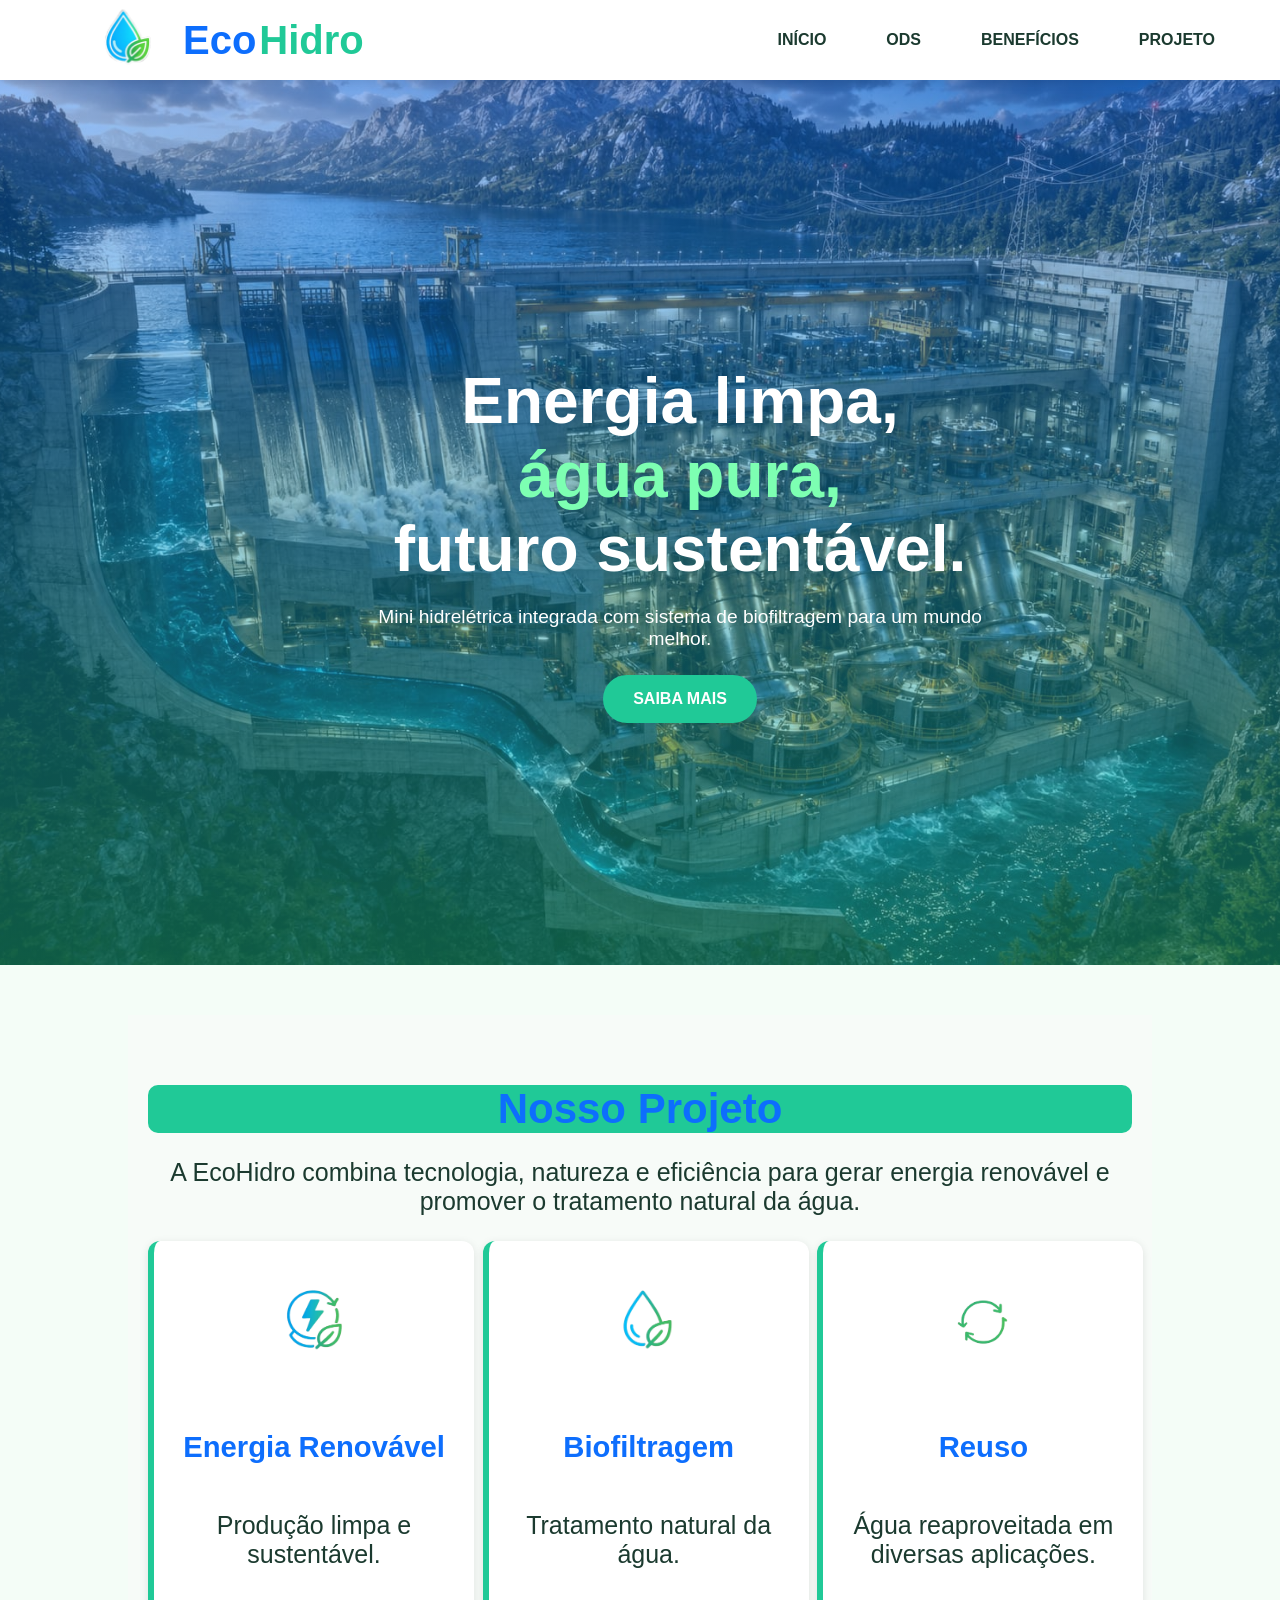
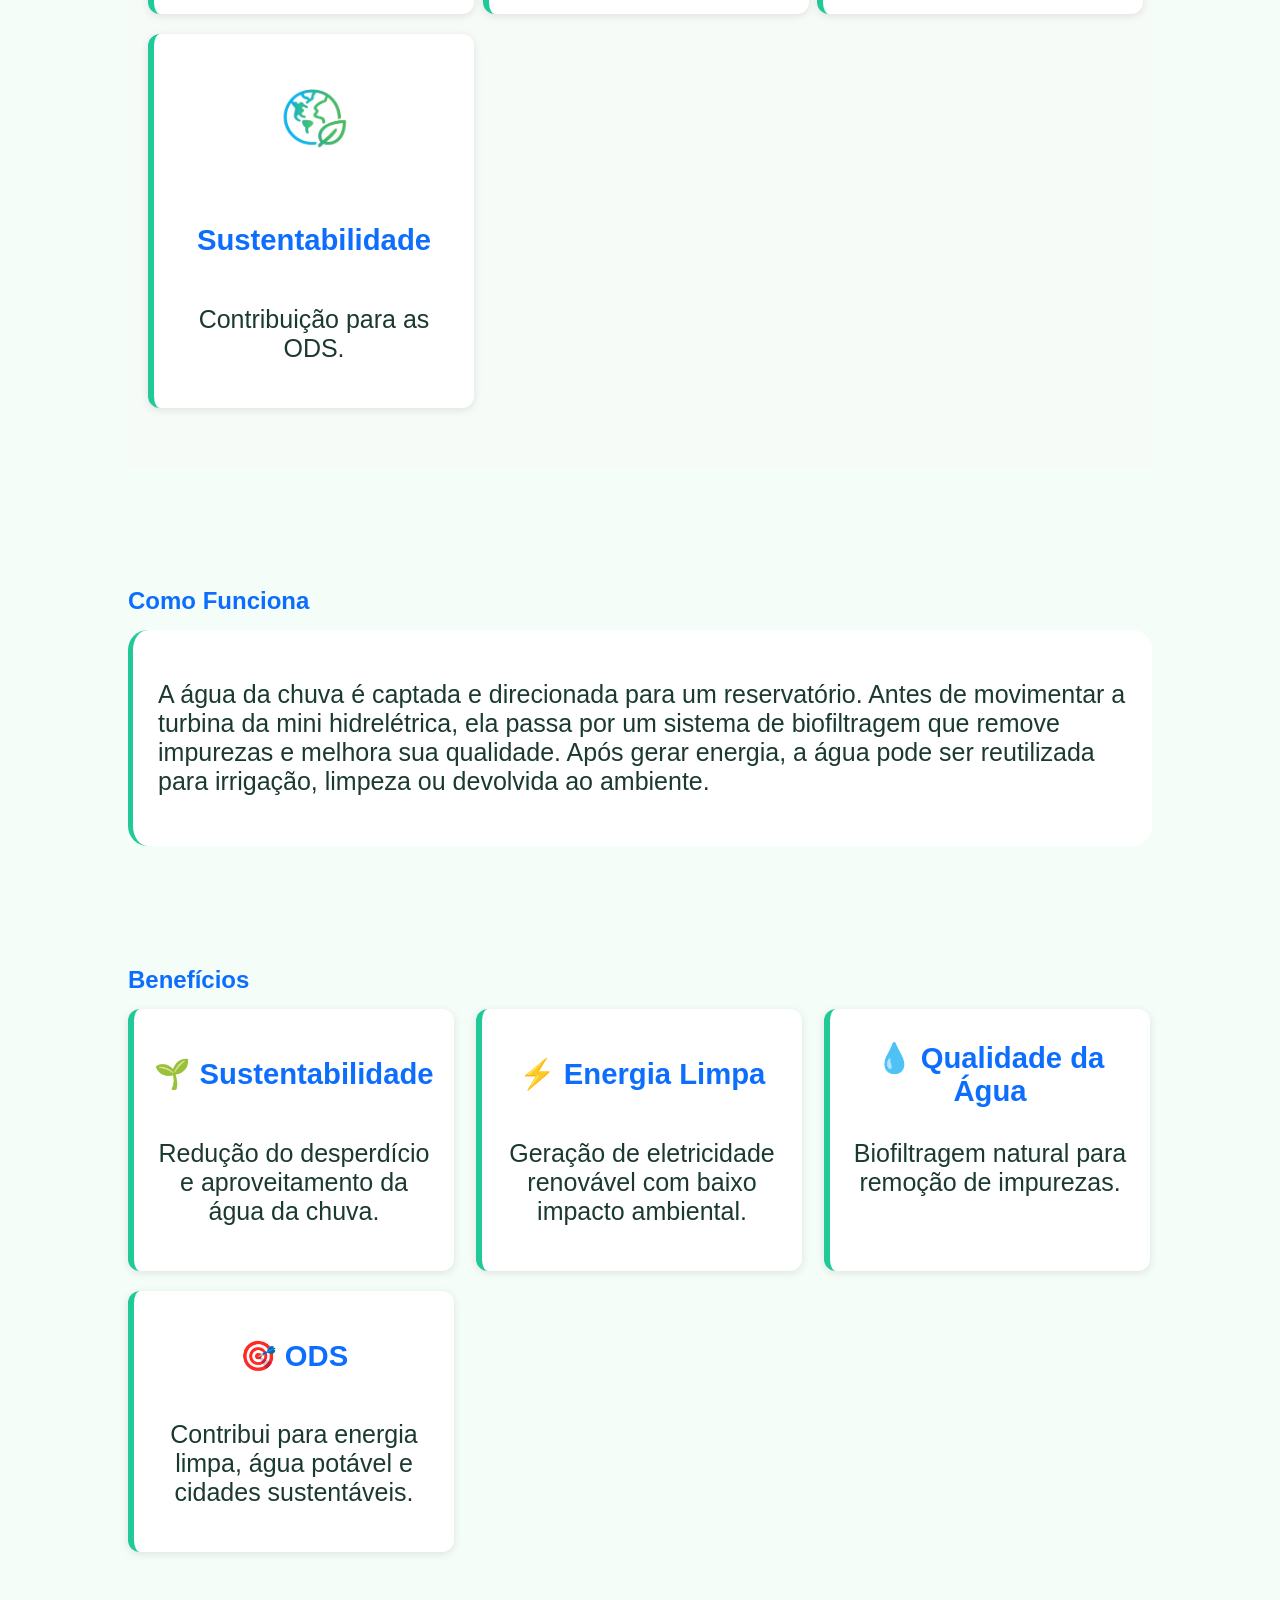
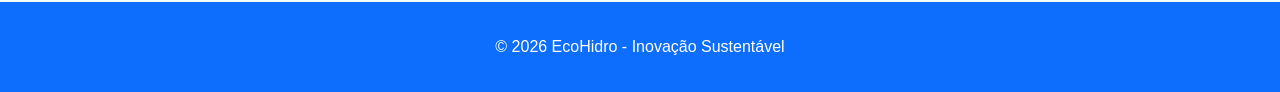
<file: index.html>
<!DOCTYPE html>
<html lang="pt-BR">
<head>
<meta charset="UTF-8">
<meta name="viewport" content="width=device-width, initial-scale=1.0">
<title>EcoHidro - Mini Hidrelétrica com Biofiltragem</title>
<link rel="stylesheet" href="index.css">





</head>

<body>
<nav class="navbar">
    <div class="logo">
        <img src="IMAGENS/Logo-removebg-preview.png" alt="EcoHidro">
        Eco<span>Hidro</span>
    </div>

    <ul>
        <li><a href="index.html">INÍCIO</a></li>
        <li><a href="ODS.html">ODS</a></li>
        <li><a href="#beneficios">BENEFÍCIOS</a></li>
        <li><a href="projeto.html">PROJETO</a></li>
      
    </ul>
</nav>

    <header class="hero">
    <div class="overlay">
       <h1>
            Energia limpa,<br>
            <span>água pura,</span><br>
            futuro sustentável.
        </h1>

        <p>
            Mini hidrelétrica integrada com sistema
            de biofiltragem para um mundo melhor.
        </p>

        <a href="projeto.html" class="btn">
            SAIBA MAIS
        </a>

    
    </div>

</header>



<section class="projeto">
<div class="projeto1">
    <h2>Nosso Projeto</h2>

    <p>
        A EcoHidro combina tecnologia,
        natureza e eficiência para gerar
        energia renovável e promover o
        tratamento natural da água.
    </p>

    <div class="beneficios">

        <div class="beneficio">
            <img src="IMAGENS/Energia.png" class="icone">
            <h3> Energia Renovável</h3>
            <p>Produção limpa e sustentável.</p>
        </div>

        <div class="beneficio">
            <img src="IMAGENS/Natural.png" class="icone">
            <h3> Biofiltragem</h3>
            <p>Tratamento natural da água.</p>
        </div>

        <div class="beneficio">
            <img src="IMAGENS/Reuso.png" class="icone">
            <h3>Reuso</h3>
            <p>Água reaproveitada em diversas aplicações.</p>
        </div>

        <div class="beneficio">
            <img src="IMAGENS/Sustentabilidade.png" class="icone">
            <h3> Sustentabilidade</h3>
            <p>Contribuição para as ODS.</p>
        </div>

    </div>

</section>

<section id="funcionamento">
    <h2>Como Funciona</h2>
    <div class="card">
        <p>
            A água da chuva é captada e direcionada para um reservatório.
            Antes de movimentar a turbina da mini hidrelétrica, ela passa
            por um sistema de biofiltragem que remove impurezas e melhora
            sua qualidade. Após gerar energia, a água pode ser reutilizada
            para irrigação, limpeza ou devolvida ao ambiente.
        </p>
    </div>
</section>

<section id="beneficios">
    <h2>Benefícios</h2>

    <div class="beneficios">
        <div class="beneficio">
            <h3>🌱 Sustentabilidade</h3>
            <p>Redução do desperdício e aproveitamento da água da chuva.</p>
        </div>

        <div class="beneficio">
            <h3>⚡ Energia Limpa</h3>
            <p>Geração de eletricidade renovável com baixo impacto ambiental.</p>
        </div>

        <div class="beneficio">
            <h3>💧 Qualidade da Água</h3>
            <p>Biofiltragem natural para remoção de impurezas.</p>
        </div>

        <div class="beneficio">
            <h3>🎯 ODS</h3>
            <p>Contribui para energia limpa, água potável e cidades sustentáveis.</p>
        </div>
    </div>
</section>

<footer>
    <p>© 2026 EcoHidro - Inovação Sustentável</p>
</footer>

</body>
</html>
</file>
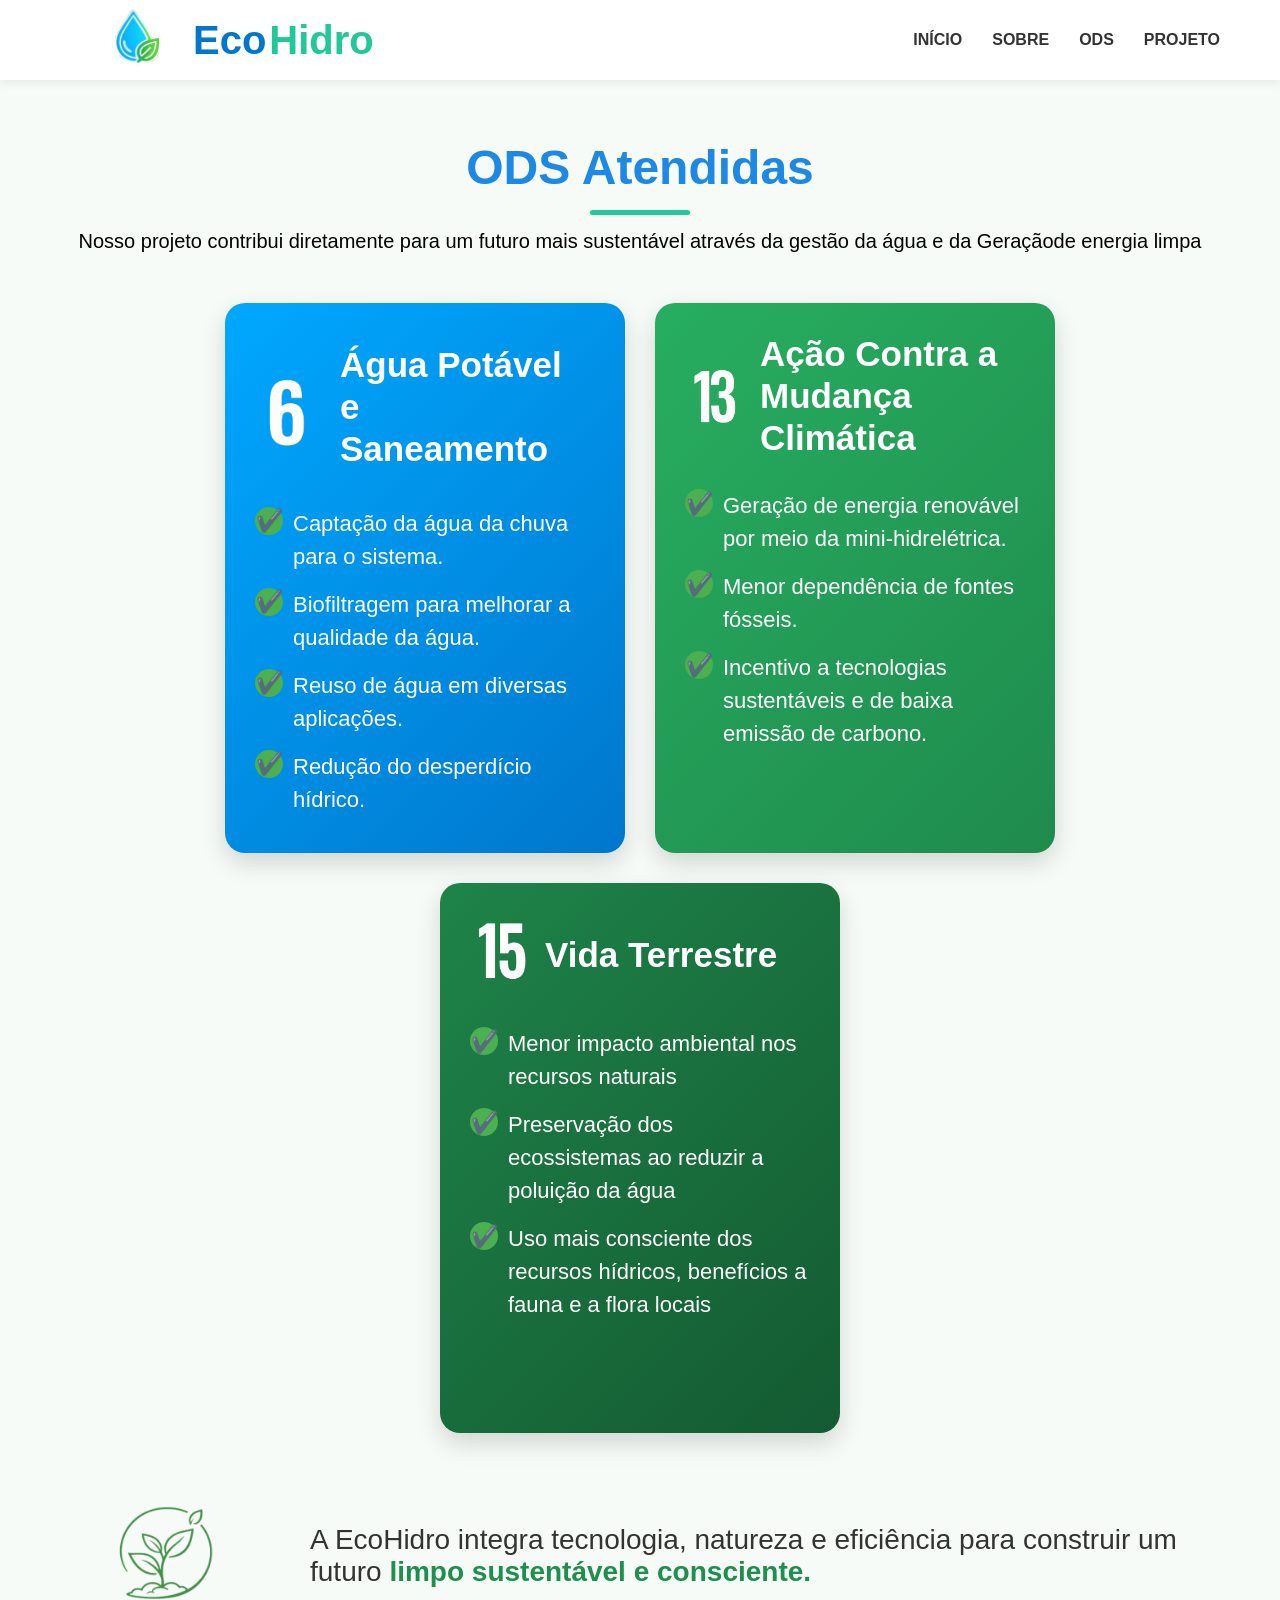
<file: ODS.html>
<!DOCTYPE html>
<html lang="pt-BR">
<head>
    <meta charset="UTF-8">
    <meta name="viewport" content="width=device-width, initial-scale=1.0">
    <title>ODS</title>

    <link rel="stylesheet" href="ODS.css">
</head>
<body>
     <nav class="navbar">
        <div class="logo">
            <img src="IMAGENS/Logo-removebg-preview.png" alt="EcoHidro">
            Eco<span>Hidro</span>
        </div>

        <ul>
            <li><a href="index.html">INÍCIO</a></li>
            <li><a href="index.html#sobre">SOBRE</a></li>
            <li><a href="index.html#ODS">ODS</a></li>
            <li><a href="projeto.html">PROJETO</a></li>
            
        </ul>
    </nav>


<section class="ods">
    <h2>ODS Atendidas</h2>
    <p class="subtitulo">Nosso projeto contribui diretamente para um futuro mais sustentável através da gestão da água e da Geraçãode energia limpa</p>

    <div class="ods-container">

        <div class="ods-card ods6">
             
             <div class="ods-topo">
                <img src="IMAGENS/seis-removebg-preview.png" class="numeros" >
             <h3>  Água Potável e Saneamento</h3>
              <hr class="linha-card">
             </div>
            <ul>
                <li>Captação da água da chuva para o sistema.</li>
                <li>Biofiltragem para melhorar a qualidade da água.</li>
                <li>Reuso de água em diversas aplicações.</li>
                <li>Redução do desperdício hídrico.</li>
            </ul>
        </div>

        <div class="ods-card ods13">
            <div class="cabecalho-ods">
            <img src="IMAGENS/treze-removebg-preview.png" class="numeros">
             <h3>Ação Contra a Mudança Climática</h3>
              <hr class="linha-card">
           </div>
            
            <ul>
                <li>Geração de energia renovável por meio da mini-hidrelétrica.</li>
                <li>Menor dependência de fontes fósseis.</li>
                <li>Incentivo a tecnologias sustentáveis e de baixa emissão de carbono.</li>
            </ul>  
              
</div>

        <div class="ods-card ods15">
            <div class="cabecalho-ods">
                <img src="IMAGENS/quinze-removebg-preview.png" class="numeros">
            <h3> Vida Terrestre</h3>
            <hr class="linha-card">
           </div>

            <ul>
                <li> Menor impacto ambiental nos recursos naturais</li>
                <li>Preservação dos ecossistemas ao reduzir a poluição da água</li>
                <li>Uso mais consciente dos recursos hídricos, benefícios a fauna e a flora locais</li>
            </ul>
        </div>

    </div>
    <div class="legenda-ods">
        <img src="IMAGENS/planta-removebg-preview.png" class="planta">
        <p>
            A EcoHidro integra tecnologia, natureza e eficiência para construir um futuro <span>limpo sustentável e consciente.</span>
        </p>
    </div>
</section>
</body>
</file>
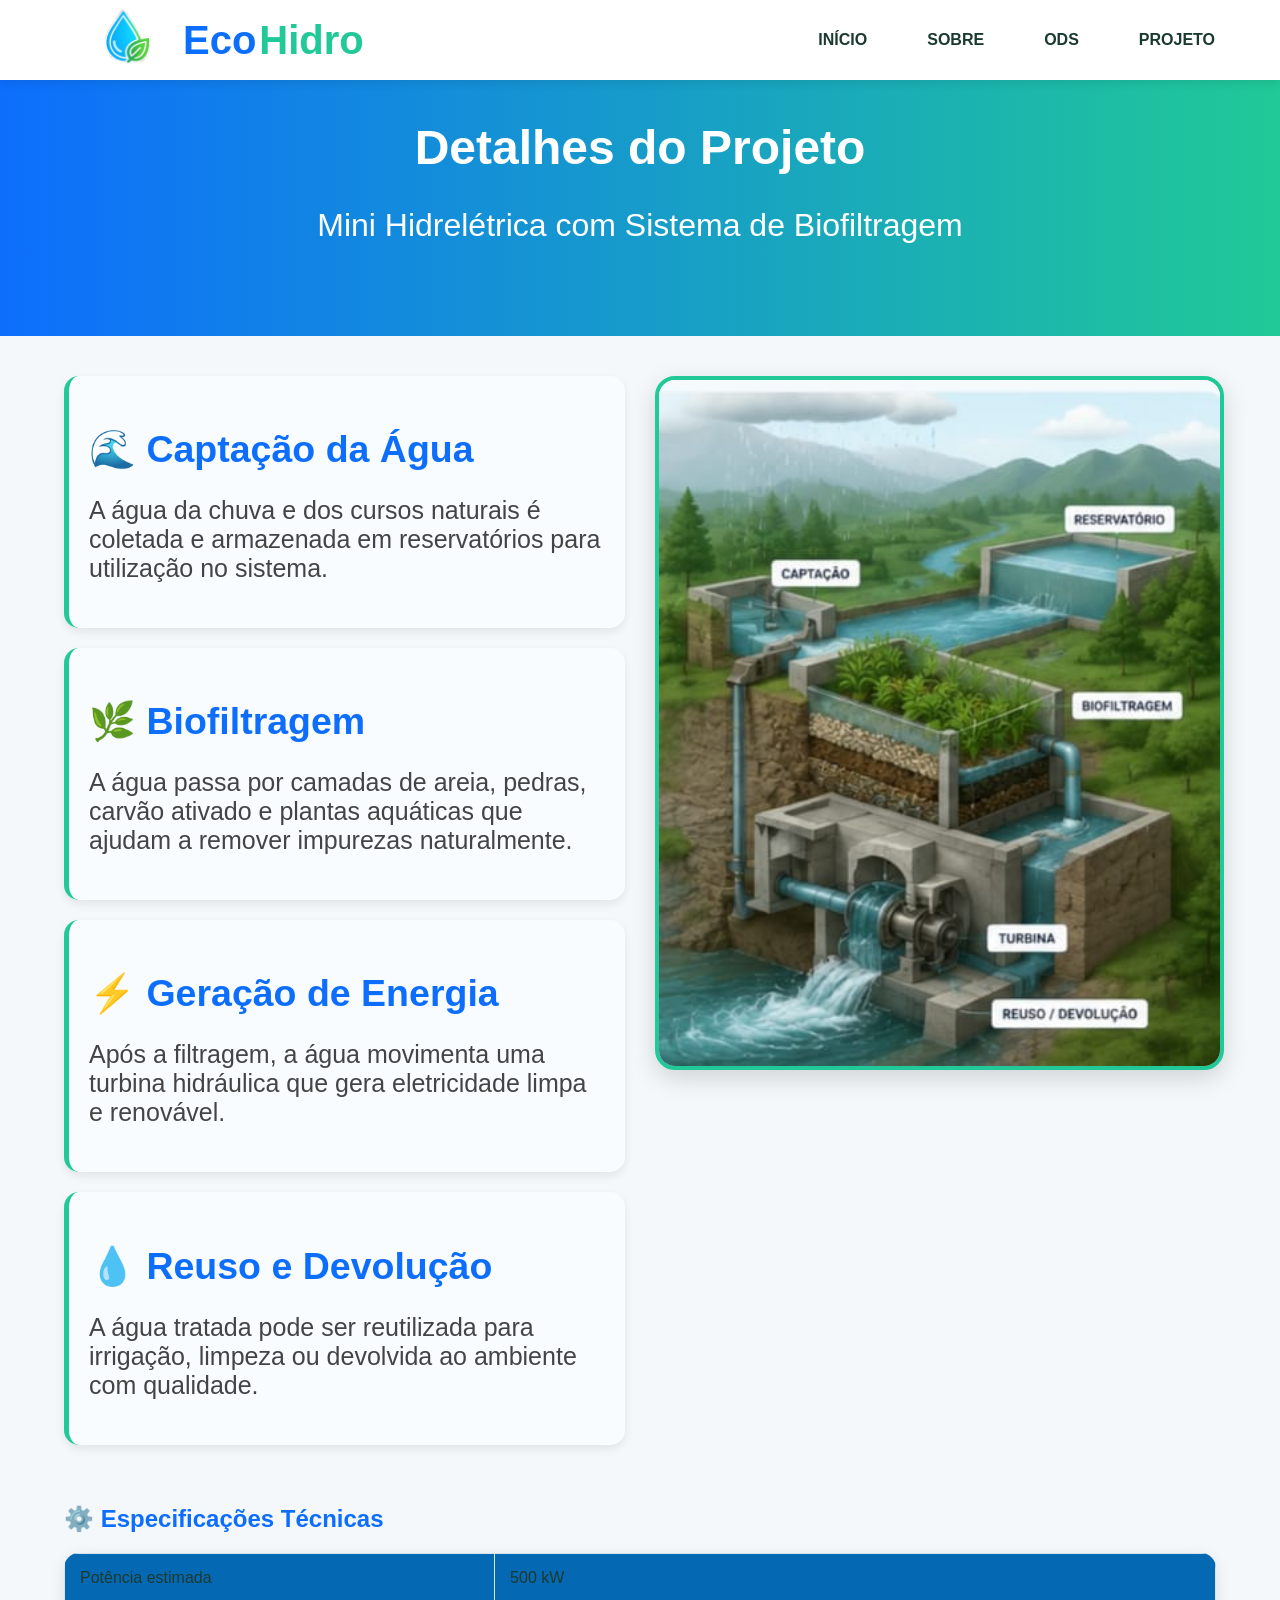
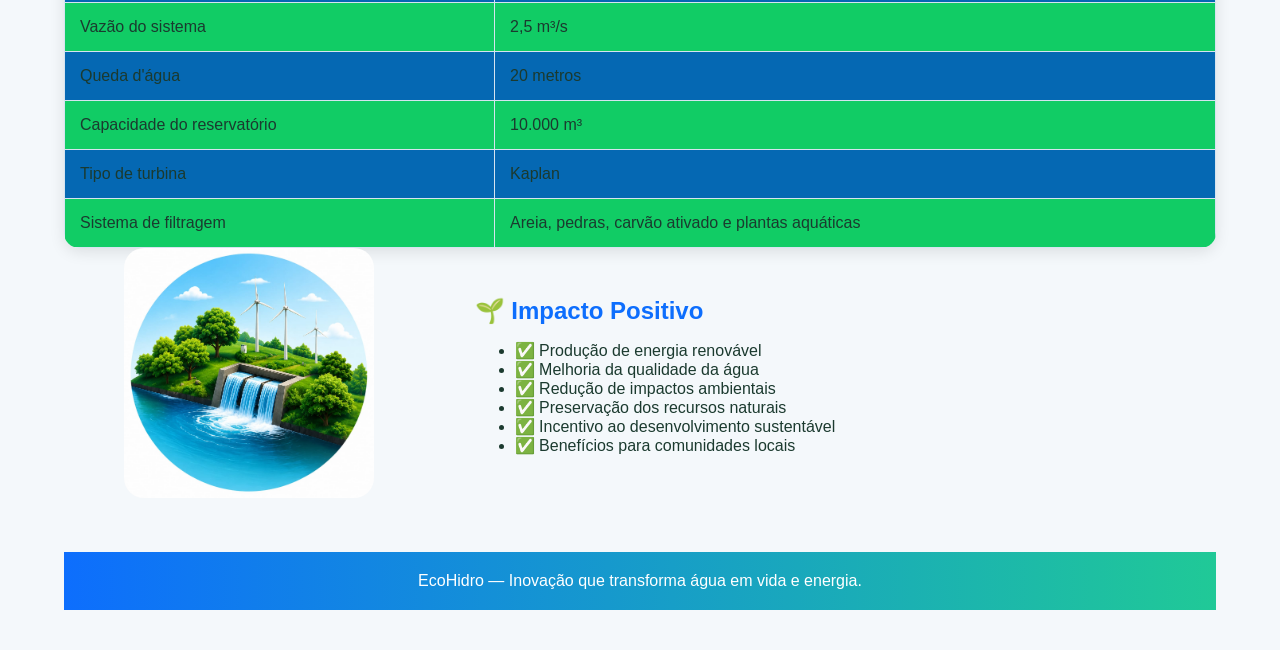
<file: projeto.html>
<!DOCTYPE html>
<html lang="pt-BR">
<head>
    <meta charset="UTF-8">
    <meta name="viewport" content="width=device-width, initial-scale=1.0">
    <title>EcoHidro - Detalhes do Projeto</title>

    <link rel="stylesheet" href="index.css">

    <style>
        body{
            margin:0;
            font-family:Arial, sans-serif;
            background:#f4f8fb;
        }

        .topo{
    background: linear-gradient(90deg,#0d6efd,#20c997);
    color:white;
    text-align:center;
    padding:120px 20px 60px;
}

        .topo h1{
            margin:0;
            font-size:3rem;
        }

        .topo p{
            font-size:2rem;
        }

        .container{
            width:90%;
            margin:auto;
            padding:40px 0;
        }

        .projeto-container{
            display:flex;
            gap:30px;
            flex-wrap:wrap;
        }

        .texto{
            flex:1;
            min-width:300px;
        }

        .imagem{
            flex:1;
            min-width:300px;
        }

        .imagem img{
    width:100%;
    border-radius:20px;
    border:4px solid #20c997;
    box-shadow:0 8px 25px rgba(0,0,0,.15);
}

        .card{
    background:#f8fcff;
    border-left:5px solid #20c997;
    padding:20px;
    margin-bottom:20px;
    border-radius:15px;
    box-shadow:0 4px 10px rgba(0,0,0,.08);
}

         .card h2{
    color:#0d6efd;
}

.card p{
    color:#444;
}

      .especificacoes{
    margin-top:40px;
}

.especificacoes h2{
    color:#0d6efd;
    margin-bottom:20px;
}

table{
    width:100%;
    border-collapse:collapse;
    background:white;
    border-radius:15px;
    overflow:hidden;
    box-shadow:0 4px 15px rgba(0,0,0,0.1);
}

table td{
    border:1px solid #d6e4f0;
    padding:15px;
}

table tr:nth-child(odd){
    background:#0568b3;
}

table tr:nth-child(even){
    background:#11cc65;
}
        

      .impacto{
    display:flex;
    justify-content:space-between;
    align-items:center;

    background:linear-gradient(
        135deg,
        #ffffff,
        #eefaf0
    );

    border:2px solid #7edc9a;
    border-radius:20px;

    padding:30px;
    margin-top:40px;

    box-shadow:0 5px 15px rgba(0,0,0,0.08);
}

.impacto-texto{
    flex:2;
}

.impacto h2{
    color:#198754;
    margin-bottom:20px;
}

.lista-impacto{
    display:grid;
    grid-template-columns:1fr 1fr;
    gap:15px;
}

.lista-impacto div{
    font-size:18px;

}
.impacto{
    margin-top:40px;
    background:#eafaf2;
    padding:25px;
    border-radius:15px;
    display:flex;
    align-items:center;
    justify-content:space-between;
    gap:30px;
}
.impacto-conteudo{
    display:flex;
    align-items:center;
    gap:40px;
}

.impacto-imagem{
    flex:1;
    text-align:center;
}

.impacto-imagem img{
    width:250px;
    border-radius:20px;
    
    
}
        footer{
            margin-top:50px;
            background:linear-gradient(90deg,#0d6efd,#20c997);
            color:white;
            text-align:center;
            padding:20px;
        }

        @media(max-width:768px){
            .projeto-container{
                flex-direction:column;
            }
        }
    </style>
</head>

<body>

    <nav class="navbar">
        <div class="logo">
            <img src="IMAGENS/Logo-removebg-preview.png" alt="EcoHidro">
            Eco<span>Hidro</span>
        </div>

        <ul>
            <li><a href="index.html">INÍCIO</a></li>
            <li><a href="index.html#sobre">SOBRE</a></li>
            <li><a href="ODS.html">ODS</a></li>
            <li><a href="projeto.html">PROJETO</a></li>
            
        </ul>
    </nav>

    <section class="topo">
        <h1>Detalhes do Projeto</h1>
        <p>Mini Hidrelétrica com Sistema de Biofiltragem</p>
    </section>

    <div class="container">

        <div class="projeto-container">

            <div class="texto">

                <div class="card">
                    <h2>🌊 Captação da Água</h2>
                    <p>
                        A água da chuva e dos cursos naturais é coletada
                        e armazenada em reservatórios para utilização no sistema.
                    </p>
                </div>

                <div class="card">
                   <h2>🌿 Biofiltragem</h2>
                    <p>
                        A água passa por camadas de areia, pedras,
                        carvão ativado e plantas aquáticas que ajudam
                        a remover impurezas naturalmente.
                    </p>
                </div>

                <div class="card">
                    <h2>⚡ Geração de Energia</h2>
                    <p>
                        Após a filtragem, a água movimenta uma turbina
                        hidráulica que gera eletricidade limpa e renovável.
                    </p>
                </div>

                <div class="card">
                    <h2>💧 Reuso e Devolução</h2>
                    <p>
                        A água tratada pode ser reutilizada para irrigação,
                        limpeza ou devolvida ao ambiente com qualidade.
                    </p>
                </div>

            </div>

            <div class="imagem">
                <img src="IMAGENS/biofiltragem.jpeg" alt="Projeto EcoHidro">
            </div>

        </div>

        <div class="especificacoes">

          <h2>⚙️ Especificações Técnicas</h2>

            <table>
                <tr>
                    <td>Potência estimada</td>
                    <td>500 kW</td>
                </tr>

                <tr>
                    <td>Vazão do sistema</td>
                    <td>2,5 m³/s</td>
                </tr>

                <tr>
                    <td>Queda d'água</td>
                    <td>20 metros</td>
                </tr>

                <tr>
                    <td>Capacidade do reservatório</td>
                    <td>10.000 m³</td>
                </tr>

                <tr>
                    <td>Tipo de turbina</td>
                    <td>Kaplan</td>
                </tr>

                <tr>
                    <td>Sistema de filtragem</td>
                    <td>Areia, pedras, carvão ativado e plantas aquáticas</td>
                </tr>
            </table>

        </div>

        <div class="impacto-conteudo">
<div class="impacto-imagem">
        <img src="IMAGENS/mini.jpeg" alt="Impacto Positivo">
    </div>
    <div class="impacto-texto">
            <h2>🌱 Impacto Positivo</h2>
            <ul>
                <li>✅ Produção de energia renovável</li>
                <li>✅ Melhoria da qualidade da água</li>
                <li>✅ Redução de impactos ambientais</li>
                <li>✅ Preservação dos recursos naturais</li>
                <li>✅ Incentivo ao desenvolvimento sustentável</li>
                <li>✅ Benefícios para comunidades locais</li>
            </ul>

        </div>


    </div>

    <footer>
        EcoHidro — Inovação que transforma água em vida e energia.
    </footer>

</body>
</html>
</file>
<file: index.css>
.hero{
    position: relative;
    color: white;
    margin-top:80px;
    height:85vh;

    background:
    linear-gradient(
        rgba(13,110,253,0.45),
        rgba(32,201,151,0.45)
    ),
    url("IMAGENS/hidreletrica.jpeg");

    background-size:cover;
    background-position:center;
    background-repeat:no-repeat;

    display:flex;
    justify-content:center;
    align-items:center;
    text-align:center;
}
    




.overlay{
    max-width:650px;
    padding:20px;
    margin-left:80px;
color: white;
}

.hero h1{
    font-size:4rem;
    margin-bottom:10px;
    color: white;
}

.hero h2{
    font-size:2.5rem;
    margin-bottom:20px;
    color:#7dffb2;
}

.hero p{
    font-size:1.3rem;
    margin-bottom:25px;
}

.btn{
    display:inline-block;
    background:#20c997;
    color:white;
    padding:15px 30px;
    border-radius:30px;
    text-decoration:none;
    font-weight:bold;
}
.navbar{
    position:fixed;
    top:0;
    width:100%;
    height:80px;
    background:white;
    display:flex;
    justify-content:space-between;
    align-items:center;
    background:white;
    padding: 0px 50px;
      box-shadow:0 2px 10px rgba(0,0,0,.1);
    z-index:1000;
    box-sizing: border-box;
}

.navbar ul{
    display:flex;
    flex-direction:row;
    flex-wrap:nowrap;
    gap:30px;
    list-style:none;
    margin:0;
    padding:0;
}
.navbar li{
    display:inline-block;
}

.navbar a{
    text-decoration:none;
    color:#1b3a2f;
    font-weight:bold;
}

.card{
    background: white;
    padding: 25px;
    border-radius: 20px;
    box-shadow: 0 5px 15px rgba (0,0,0,0.08);
    border-left: 5px solid #20c997;
    font-size: 25px;

    
}
body{
    background:#f4fdf7;
    color:#1b3a2f;
}

header{
    background:linear-gradient(135deg,#0d6efd,#20c997);
    color:white;
    text-align:center;
    padding:60px 20px;
}

header h1{
    font-size:3rem;
    margin-bottom:10px;
}

header p{
    font-size:1.2rem;
}

nav{
    background:#146c43;
    padding:15px;
    text-align:center;
}

nav a{
    color:white;
    text-decoration:none;
    margin:0 15px;
    font-weight:bold;
}

section{
    padding:50px 10%;
}



h2{
    color:#0d6efd;
    margin-bottom:15px;
}

.beneficios{
    display:grid;
    grid-template-columns:repeat(auto-fit,minmax(280px,1fr));
    gap:20px;
    
}

.beneficio{
    width: 280px;
    background:white;
    padding:20px;
    border-radius:12px;
    border-left:6px solid #20c997;
    box-shadow:0 2px 8px rgba(0,0,0,0.1);
    text-align: center;
    transition: 0.3s;
    font-size: 25px;
}
.beneficio :hover{
    transform: translate(-8px);
    box-shadow: 0 15px 30px rgba(0,0,0,0.15)
}
.beneficio h3{
    margin-top: 10px;
    min-height: 70px;
    display: flex;
    align-items: center;
    justify-content: center;
    color: #0d6efd;
}


footer{
    background:#0d6efd;
    color:white;
    text-align:center;
    padding:20px;
}
body{
    margin:0;
    font-family:Arial,sans-serif;
    background:#f4fdf7;
}



.logo{
    font-size:2.5rem;
    font-weight:bold;
    display: flex;
    align-items: center;
    gap: 3px;
    font-weight: bold;
}

.logo{
    color:#0d6efd;
}
.logo img{
    width: 150px;
    height: 150px;
    object-fit: contain;
    margin-right: -20px;
}

.logo span{
    color:#20c997;
}


.overlay h2{
    font-size:4rem;
    line-height:1.2;
}

.overlay span{
    color:#7dffb2;
}

.overlay p{
    font-size:1.2rem;
    margin-top:20px;
}
.projeto1{
text-align: center;
}
.icone{
    width: 120px;
    height: 120px;
    object-fit: contain;
    margin-bottom: 15px;
    border-radius: 50%;
}
.projeto1{
    background: #f7fbf8;
    padding: 60px 20px;
    font-size: 25px;
   
    
}
.projeto1 h2{
    content: "";
    background: #20c997;
    font-size: 42px;
    display: block;
  white-space: nowrap;
    width: 100%;
    margin: 10px auto 0;
    border-radius: 10px;
    text-align:center;
    margin-bottom: 20px;
}
</file>
<file: ODS.css>
*{
    margin:0;
    padding:0;
    box-sizing:border-box;
    font-family:Arial, Helvetica, sans-serif;
}



.navbar{
    width:100%;
    height:80px;
    background:white;
    display:flex;
    justify-content:space-between;
    align-items:center;
    padding:0 60px;
    box-shadow:0 2px 10px rgba(0,0,0,0.08);
    position:fixed;
    top:0;
    left:0;
    z-index:1000;
}

.logo{
    font-size:2.5rem;
    font-weight:bold;
    display: flex;
    align-items: center;
    gap: 3px;
    font-weight: bold;
    color: #0077cc;
}

.logo img{
    width: 150px;
    height: 150px;
    object-fit: contain;
    margin-right: -20px;
}

.logo span{
    color:#20c997;
}

.navbar ul{
    display:flex;
    list-style:none;
    gap:30px;
}

.navbar a{
    text-decoration:none;
    color:#333;
    font-weight:600;
    transition:.3s;
}

.navbar a:hover{
    color:#20c997;
}



.ods{
    padding:140px 40px 80px;
    background:#f7fbf8;
    min-height:100vh;
}

.ods h2{
    text-align:center;
    font-size:48px;
    color:#1e88e5;
    margin-bottom:15px;

}

.ods h2::after{
    content:"";
    display:block;
    width:100px;
    height:5px;
    background:#20c997;
    margin:15px auto;
    border-radius:10px;
}



.ods-container{
    display:flex;
    justify-content:center;
    align-items:stretch;
    gap:30px;
    flex-wrap:wrap;
    margin-top:50px;
}

.ods-card{
    width:400px;
    padding:30px;
    border-radius:20px;
    color:white;
    box-shadow:0 10px 25px rgba(0,0,0,0.15);
    transition:.3s;
    height: 550px;
}

.ods-card:hover{
    transform:translateY(-10px);
}

.ods-card h2{
    font-size:60px;
    margin-bottom:10px;
}
.ods-card li{
    font-size: 22px;
    margin-bottom: 15px;
    line-height: 1.5;
    display: flex;
    align-items: flex-start;
    gap: 10px;
}
.ods-card ul{
    list-style: none;
    padding-left: 0;
}
.ods-card li::before{
      content: "✔️";
      width: 28px;
      height: 28px;
      background: #4CAF50;
      color: white;
      border-radius: 50%;
      display: flex;
      align-items: center;
      justify-content: center;
      font-weight: bold;
      flex-shrink: 0;
}

.ods-card h3{
    font-size:35px;
    margin-bottom:20px;
    line-height: 1.2;
    margin: 0;
    
}
.ods-card h4{
    font-size: 30px;
}

.ods-card p{
    font-size:18px;
    line-height:1.7;
}




.ods-card:nth-child(1){
    background:linear-gradient(135deg,#00a8ff,#0077cc);
}

.ods-card:nth-child(2){
    background:linear-gradient(135deg,#27ae60,#1f8b4d);
    
}

.ods-card:nth-child(3){
    background:linear-gradient(135deg,#1e8449,#145a32);
}



@media(max-width:768px){

    .navbar{
        padding:0 20px;
    }

    .ods h1{
        font-size:36px;
    }

    .ods-card{
        width:100%;
        max-width:400px;
    }
}
.subtitulo{
    text-align: center;
    font-size: 20px;
    color: #1e8449
    margin-bottom: 50px;
}
.numeros{
    width: 65px;
    height: auto;
    
    
    
}
.ods-topo{
    display: flex;
    align-items: center;
    gap: 20px;
    margin-bottom: 25px;

}
.cabecalho-ods{
    display: flex;
    align-items: center;
    gap: 10px;
    margin-bottom: 30px;
}
.legenda-ods{
    margin-top: 40px;
    display: flex;
    justify-content: center;
    align-items: center;
    gap: 20px;
    
}
.legenda-ods p{
    font-size: 28px;
    color: #333;
}
.legenda-ods span{
    color: #1e8f4d;
    font-weight: bold;
}
.planta{
    width: 250px;
}
.linha-card{
    border: none;
    height: 2px;
    background: rgba(255, 255, 255, 0.4);
    margin: 15px 0 20px 0;
}
</file>
